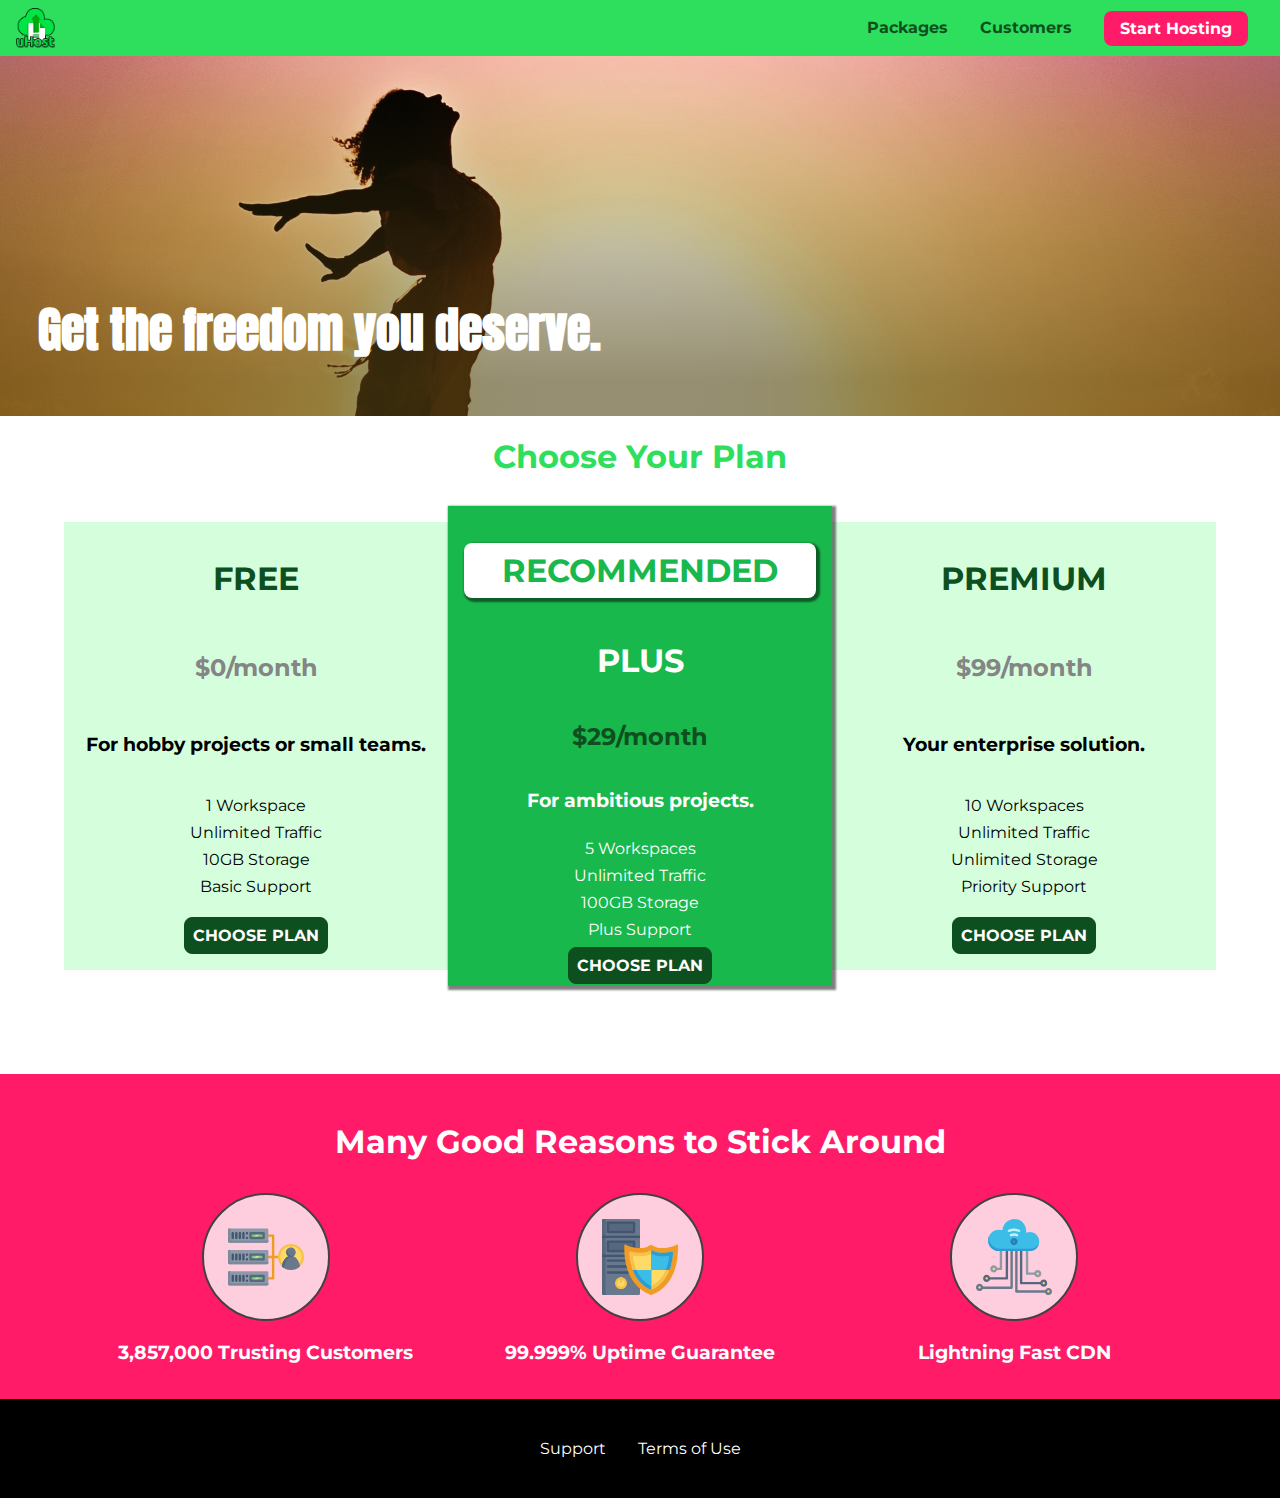
<file: 2.1 diving-deeper-01-project-introducing-the-box-model-starting-code.zip/index.html>
<!DOCTYPE html>
<html lang="en">

<head>
    <meta charset="UTF-8">
    <meta name="viewport" content="width=device-width, initial-scale=1.0">
    <meta http-equiv="X-UA-Compatible" content="ie=edge">
    <title>uHost</title>
    <link rel="shortcut icon" href="favicon.png">
    <link rel="stylesheet" href="shared.css">
    <link rel="stylesheet" href="main.css">
</head>

<body>
    <div class="backdrop"></div>
    <div class="modal">
        <h1 class="modal__title">Do you want to continue?</h1>
        <div class="modal__actions">
            <a href="start-hosting/index.html" class="modal__action">Yes!</a>
            <button class="modal__action modal__action--negative" type="button">No!</button>
        </div>
    </div>
    <header class="main-header">
        <div>
            <button class="toggle-button">
                <span class="toggle-button__bar"></span>
                <span class="toggle-button__bar"></span>
                <span class="toggle-button__bar"></span>
            </button>
            <a href="index.html" class="main-header__brand">
                <img src="images/uhost-icon.png" alt="uHost - Your favorite hosting company">
            </a>
        </div>
        <nav class="main-nav">
            <ul class="main-nav__items">
                <li class="main-nav__item">
                    <a href="packages/index.html">Packages</a>
                </li>
                <li class="main-nav__item">
                    <a href="customers/index.html">Customers</a>
                </li>
                <li class="main-nav__item main-nav__item--cta">
                    <a href="start-hosting/index.html">Start Hosting</a>
                </li>
            </ul>
        </nav>
    </header>
    <nav class="mobile-nav">
        <ul class="mobile-nav__items">
            <li class="mobile-nav__item">
                <a href="packages/index.html">Packages</a>
            </li>
            <li class="mobile-nav__item">
                <a href="customers/index.html">Customers</a>
            </li>
            <li class="mobile-nav__item mobile-nav__item--cta">
                <a href="start-hosting/index.html">Start Hosting</a>
            </li>
        </ul>
    </nav>
    <main>
        <section id="product-overview">
            <h1>Get the freedom you deserve.</h1>
        </section>
        <section id="plans">
            <h1 class="section-title">Choose Your Plan</h1>
            <div class="plan__list">
                <article class="plan">
                    <h1 class="plan__title">FREE</h1>
                    <h2 class="plan__price">$0/month</h2>
                    <h3>For hobby projects or small teams.</h3>
                    <ul class="plan__features">
                        <li class="plan__feature">1 Workspace</li>
                        <li class="plan__feature">Unlimited Traffic</li>
                        <li class="plan__feature">10GB Storage</li>
                        <li class="plan__feature">Basic Support</li>
                    </ul>
                    <div>
                        <button class="button">CHOOSE PLAN</button>
                    </div>
                </article>
                <article class="plan plan--highlighted">
                    <h1 class="plan__annotation">RECOMMENDED</h1>
                    <h1 class="plan__title">PLUS</h1>
                    <h2 class="plan__price">$29/month</h2>
                    <h3>For ambitious projects.</h3>
                    <ul class="plan__features">
                        <li class="plan__feature">5 Workspaces</li>
                        <li class="plan__feature">Unlimited Traffic</li>
                        <li class="plan__feature">100GB Storage</li>
                        <li class="plan__feature">Plus Support</li>
                    </ul>
                    <div>
                        <button class="button">CHOOSE PLAN</button>
                    </div>
                </article>
                <article class="plan">
                    <h1 class="plan__title">PREMIUM</h1>
                    <h2 class="plan__price">$99/month</h2>
                    <h3>Your enterprise solution.</h3>
                    <ul class="plan__features">
                        <li class="plan__feature">10 Workspaces</li>
                        <li class="plan__feature">Unlimited Traffic</li>
                        <li class="plan__feature">Unlimited Storage</li>
                        <li class="plan__feature">Priority Support</li>
                    </ul>
                    <div>
                        <button class="button">CHOOSE PLAN</button>
                    </div>
                </article>
            </div>
        </section>
        <section id="key-features">
            <h1 class="section-title">Many Good Reasons to Stick Around</h1>
            <ul class="key-feature__list">
                <li class="key-feature">
                    <div class="key-feature__image">
                        <svg viewBox="0 0 512 512">
                            <path style="fill:#F09B24;" d="M344,248h-32V112c0-4.418-3.582-8-8-8h-40c-4.418,0-8,3.582-8,8s3.582,8,8,8h32v128h-32  c-4.418,0-8,3.582-8,8s3.582,8,8,8h32v128h-32c-4.418,0-8,3.582-8,8s3.582,8,8,8h40c4.418,0,8-3.582,8-8V264h32c4.418,0,8-3.582,8-8  S348.418,248,344,248z"
                            />
                            <path style="fill:#8E9AA9;" d="M264,64H8c-4.418,0-8,3.582-8,8v80c0,4.418,3.582,8,8,8h256c4.418,0,8-3.582,8-8V72  C272,67.582,268.418,64,264,64z"
                            />
                            <path style="fill:#7C899B;" d="M24,144c-4.418,0-8-3.582-8-8V64H8c-4.418,0-8,3.582-8,8v80c0,4.418,3.582,8,8,8h256  c4.418,0,8-3.582,8-8v-8H24z"
                            />
                            <rect x="152" y="96" style="fill:#B8E3A8;" width="88" height="32" />
                            <g>
                                <polygon style="fill:#7EC97D;" points="152,96 152,128 166,128 198,96  " />
                                <polygon style="fill:#7EC97D;" points="220,96 188,128 240,128 240,96  " />
                            </g>
                            <path style="fill:#56677E;" d="M240,136h-88c-4.418,0-8-3.582-8-8V96c0-4.418,3.582-8,8-8h88c4.418,0,8,3.582,8,8v32  C248,132.418,244.418,136,240,136z M160,120h72v-16h-72V120z"
                            />
                            <g>
                                <path style="fill:#435670;" d="M32,136c-4.418,0-8-3.582-8-8V96c0-4.418,3.582-8,8-8s8,3.582,8,8v32C40,132.418,36.418,136,32,136z   "
                                />
                                <path style="fill:#435670;" d="M56,136c-4.418,0-8-3.582-8-8V96c0-4.418,3.582-8,8-8s8,3.582,8,8v32C64,132.418,60.418,136,56,136z   "
                                />
                                <path style="fill:#435670;" d="M80,136c-4.418,0-8-3.582-8-8V96c0-4.418,3.582-8,8-8s8,3.582,8,8v32C88,132.418,84.418,136,80,136z   "
                                />
                                <path style="fill:#435670;" d="M104,136c-4.418,0-8-3.582-8-8V96c0-4.418,3.582-8,8-8s8,3.582,8,8v32   C112,132.418,108.418,136,104,136z"
                                />
                                <path style="fill:#435670;" d="M128,105c-4.418,0-8-3.582-8-8v-1c0-4.418,3.582-8,8-8s8,3.582,8,8v1   C136,101.418,132.418,105,128,105z"
                                />
                                <path style="fill:#435670;" d="M128,136c-4.418,0-8-3.582-8-8v-1c0-4.418,3.582-8,8-8s8,3.582,8,8v1   C136,132.418,132.418,136,128,136z"
                                />
                            </g>
                            <path style="fill:#8E9AA9;" d="M264,208H8c-4.418,0-8,3.582-8,8v80c0,4.418,3.582,8,8,8h256c4.418,0,8-3.582,8-8v-80  C272,211.582,268.418,208,264,208z"
                            />
                            <path style="fill:#7C899B;" d="M24,288c-4.418,0-8-3.582-8-8v-72H8c-4.418,0-8,3.582-8,8v80c0,4.418,3.582,8,8,8h256  c4.418,0,8-3.582,8-8v-8H24z"
                            />
                            <rect x="152" y="240" style="fill:#B8E3A8;" width="88" height="32" />
                            <g>
                                <polygon style="fill:#7EC97D;" points="152,240 152,272 166,272 198,240  " />
                                <polygon style="fill:#7EC97D;" points="220,240 188,272 240,272 240,240  " />
                            </g>
                            <path style="fill:#56677E;" d="M240,280h-88c-4.418,0-8-3.582-8-8v-32c0-4.418,3.582-8,8-8h88c4.418,0,8,3.582,8,8v32  C248,276.418,244.418,280,240,280z M160,264h72v-16h-72V264z"
                            />
                            <g>
                                <path style="fill:#435670;" d="M32,280c-4.418,0-8-3.582-8-8v-32c0-4.418,3.582-8,8-8s8,3.582,8,8v32C40,276.418,36.418,280,32,280   z"
                                />
                                <path style="fill:#435670;" d="M56,280c-4.418,0-8-3.582-8-8v-32c0-4.418,3.582-8,8-8s8,3.582,8,8v32C64,276.418,60.418,280,56,280   z"
                                />
                                <path style="fill:#435670;" d="M80,280c-4.418,0-8-3.582-8-8v-32c0-4.418,3.582-8,8-8s8,3.582,8,8v32C88,276.418,84.418,280,80,280   z"
                                />
                                <path style="fill:#435670;" d="M104,280c-4.418,0-8-3.582-8-8v-32c0-4.418,3.582-8,8-8s8,3.582,8,8v32   C112,276.418,108.418,280,104,280z"
                                />
                                <path style="fill:#435670;" d="M128,249c-4.418,0-8-3.582-8-8v-1c0-4.418,3.582-8,8-8s8,3.582,8,8v1   C136,245.418,132.418,249,128,249z"
                                />
                                <path style="fill:#435670;" d="M128,280c-4.418,0-8-3.582-8-8v-1c0-4.418,3.582-8,8-8s8,3.582,8,8v1   C136,276.418,132.418,280,128,280z"
                                />
                            </g>
                            <path style="fill:#8E9AA9;" d="M264,352H8c-4.418,0-8,3.582-8,8v80c0,4.418,3.582,8,8,8h256c4.418,0,8-3.582,8-8v-80  C272,355.582,268.418,352,264,352z"
                            />
                            <path style="fill:#7C899B;" d="M24,432c-4.418,0-8-3.582-8-8v-72H8c-4.418,0-8,3.582-8,8v80c0,4.418,3.582,8,8,8h256  c4.418,0,8-3.582,8-8v-8H24z"
                            />
                            <rect x="152" y="384" style="fill:#B8E3A8;" width="88" height="32" />
                            <g>
                                <polygon style="fill:#7EC97D;" points="152,384 152,416 166,416 198,384  " />
                                <polygon style="fill:#7EC97D;" points="220,384 188,416 240,416 240,384  " />
                            </g>
                            <path style="fill:#56677E;" d="M240,424h-88c-4.418,0-8-3.582-8-8v-32c0-4.418,3.582-8,8-8h88c4.418,0,8,3.582,8,8v32  C248,420.418,244.418,424,240,424z M160,408h72v-16h-72V408z"
                            />
                            <g>
                                <path style="fill:#435670;" d="M32,424c-4.418,0-8-3.582-8-8v-32c0-4.418,3.582-8,8-8s8,3.582,8,8v32C40,420.418,36.418,424,32,424   z"
                                />
                                <path style="fill:#435670;" d="M56,424c-4.418,0-8-3.582-8-8v-32c0-4.418,3.582-8,8-8s8,3.582,8,8v32C64,420.418,60.418,424,56,424   z"
                                />
                                <path style="fill:#435670;" d="M80,424c-4.418,0-8-3.582-8-8v-32c0-4.418,3.582-8,8-8s8,3.582,8,8v32C88,420.418,84.418,424,80,424   z"
                                />
                                <path style="fill:#435670;" d="M104,424c-4.418,0-8-3.582-8-8v-32c0-4.418,3.582-8,8-8s8,3.582,8,8v32   C112,420.418,108.418,424,104,424z"
                                />
                                <path style="fill:#435670;" d="M128,393c-4.418,0-8-3.582-8-8v-1c0-4.418,3.582-8,8-8s8,3.582,8,8v1   C136,389.418,132.418,393,128,393z"
                                />
                                <path style="fill:#435670;" d="M128,424c-4.418,0-8-3.582-8-8v-1c0-4.418,3.582-8,8-8s8,3.582,8,8v1   C136,420.418,132.418,424,128,424z"
                                />
                            </g>
                            <path style="fill:#F7C14D;" d="M424,168c-48.523,0-88,39.477-88,88s39.477,88,88,88s88-39.477,88-88S472.523,168,424,168z" />
                            <path style="fill:#FFDB66;" d="M424,184c-39.701,0-72,32.299-72,72s32.299,72,72,72s72-32.299,72-72S463.701,184,424,184z" />
                            <path style="fill:#69788D;" d="M484.893,314.16C476.393,274.588,451.922,248,424,248s-52.393,26.588-60.893,66.16  c-0.605,2.82,0.354,5.749,2.511,7.664C381.731,336.124,402.465,344,424,344s42.269-7.876,58.381-22.176  C484.539,319.909,485.498,316.98,484.893,314.16z"
                            />
                            <path style="fill:#56677E;" d="M434.053,249.171C430.768,248.403,427.411,248,424,248c-27.922,0-52.393,26.588-60.893,66.16  c-0.605,2.82,0.354,5.749,2.511,7.664c3.383,3.002,6.979,5.703,10.734,8.125C384.904,286.243,407.373,255.378,434.053,249.171z"
                            />
                            <path style="fill:#69788D;" d="M424,192c-17.645,0-32,14.355-32,32s14.355,32,32,32s32-14.355,32-32S441.645,192,424,192z" />
                            <path style="fill:#56677E;" d="M432,248c-17.645,0-32-14.355-32-32c0-6.783,2.128-13.076,5.742-18.258  C397.444,203.53,392,213.138,392,224c0,17.645,14.355,32,32,32c10.862,0,20.471-5.444,26.258-13.742  C445.076,245.872,438.783,248,432,248z"
                            />

                        </svg>
                    </div>
                    <p class="key-feature__description">3,857,000 Trusting Customers</p>
                </li>
                <li class="key-feature">
                    <div class="key-feature__image">
                        <svg viewBox="0 0 512 512">
                            <path style="fill:#69788D;" d="M248,0H8C3.582,0,0,3.582,0,8v496c0,4.418,3.582,8,8,8h240c4.418,0,8-3.582,8-8V8  C256,3.582,252.418,0,248,0z"
                            />
                            <path style="fill:#56677E;" d="M24,504V8c0-4.418,3.582-8,8-8H8C3.582,0,0,3.582,0,8v496c0,4.418,3.582,8,8,8h24  C27.582,512,24,508.418,24,504z"
                            />
                            <g>
                                <rect x="0" y="112" style="fill:#435670;" width="256" height="16" />
                                <rect x="0" y="240" style="fill:#435670;" width="256" height="16" />
                            </g>
                            <path style="fill:#F7C14D;" d="M128,392c-22.056,0-40,17.944-40,40s17.944,40,40,40s40-17.944,40-40S150.056,392,128,392z" />
                            <path style="fill:#FFDB66;" d="M128,408c-13.233,0-24,10.767-24,24s10.767,24,24,24s24-10.767,24-24S141.233,408,128,408z" />
                            <path style="fill:#F7C14D;" d="M128,392c-2.739,0-5.414,0.278-8,0.805V424c0,4.418,3.582,8,8,8c4.418,0,8-3.582,8-8v-31.195  C133.414,392.278,130.739,392,128,392z"
                            />
                            <g>
                                <path style="fill:#435670;" d="M216,288H40c-4.418,0-8-3.582-8-8s3.582-8,8-8h176c4.418,0,8,3.582,8,8S220.418,288,216,288z"
                                />
                                <path style="fill:#435670;" d="M216,328H40c-4.418,0-8-3.582-8-8s3.582-8,8-8h176c4.418,0,8,3.582,8,8S220.418,328,216,328z"
                                />
                                <path style="fill:#435670;" d="M216,368H40c-4.418,0-8-3.582-8-8s3.582-8,8-8h176c4.418,0,8,3.582,8,8S220.418,368,216,368z"
                                />
                                <path style="fill:#435670;" d="M216,16H40c-4.418,0-8,3.582-8,8v64c0,4.418,3.582,8,8,8h176c4.418,0,8-3.582,8-8V24   C224,19.582,220.418,16,216,16z"
                                />
                            </g>
                            <rect x="48" y="32" style="fill:#56677E;" width="160" height="48" />
                            <path style="fill:#435670;" d="M216,144H40c-4.418,0-8,3.582-8,8v64c0,4.418,3.582,8,8,8h176c4.418,0,8-3.582,8-8v-64  C224,147.582,220.418,144,216,144z"
                            />
                            <rect x="48" y="160" style="fill:#56677E;" width="160" height="48" />
                            <path style="fill:#F09B24;" d="M511.747,180.237c-0.194-6.537-8.107-10.107-13.135-5.894c-5.6,4.693-42.904,21.282-98.514,21.282  c-33.45,0-64.625-20.999-64.929-21.206c-2.9-1.991-6.764-1.85-9.512,0.346c-2.677,2.135-27.201,20.86-63.793,20.86  c-55.607,0-92.914-16.589-98.515-21.282c-5.028-4.211-12.941-0.645-13.135,5.894c-1.634,54.834,4.655,105.941,18.693,151.903  c12.096,39.604,29.759,74.047,52.497,102.373c27.538,34.304,62.743,59.882,104.66,76.045c3.069,1.918,6.757,1.921,9.83,0  c41.917-16.163,77.122-41.741,104.66-76.045c22.738-28.326,40.401-62.77,52.497-102.373  C507.092,286.179,513.381,235.071,511.747,180.237z"
                            />
                            <path style="fill:#F7C14D;" d="M476.21,221.226c-1.953-1.631-4.568-2.235-7.036-1.628c-21.686,5.327-44.926,8.028-69.075,8.028  c-25.926,0-49.633-8.975-64.955-16.504c-2.307-1.134-5.016-1.091-7.284,0.116c-14.059,7.477-36.919,16.388-65.994,16.388  c-24.153,0-47.394-2.701-69.075-8.028c-5.155-1.268-10.221,2.966-9.894,8.261c2.077,33.693,7.668,65.635,16.616,94.935  c22.774,74.565,66.139,126.334,128.888,153.868c2.032,0.891,4.397,0.891,6.43,0c61.777-27.107,104.716-78.876,127.62-153.868  c8.948-29.3,14.539-61.241,16.616-94.935C479.224,225.319,478.163,222.856,476.21,221.226z"
                            />
                            <path style="fill:#FFDB66;" d="M331.609,451.727c-52.604-25.289-89.304-70.987-109.144-135.944  c-6.532-21.39-11.162-44.336-13.82-68.447c17.133,2.852,34.952,4.291,53.22,4.291c29.394,0,53.376-7.793,69.978-15.561  c17.44,7.736,41.656,15.561,68.256,15.561c18.267,0,36.085-1.439,53.219-4.291c-2.659,24.112-7.288,47.06-13.82,68.448  C419.545,381.108,383.27,426.805,331.609,451.727z"
                            />
                            <g>
                                <path style="fill:#2C9DD4;" d="M479.066,227.858c0.157-2.539-0.903-5.002-2.856-6.633s-4.568-2.235-7.036-1.628   c-21.686,5.327-44.926,8.028-69.075,8.028c-25.926,0-49.633-8.975-64.955-16.504c-1.057-0.52-2.2-0.78-3.345-0.806l-0.072,133.351   h123.601c2.556-6.746,4.933-13.702,7.123-20.874C471.398,293.493,476.989,261.552,479.066,227.858z"
                                />
                                <path style="fill:#2C9DD4;" d="M206.658,343.667c24.153,63.42,65.028,108.108,121.743,132.995c1.031,0.452,2.147,0.673,3.263,0.666   l0.063-133.661H206.658z"
                                />
                            </g>
                            <g>
                                <path style="fill:#3CBDE8;" d="M439.497,315.783c6.532-21.389,11.161-44.336,13.82-68.448c-17.134,2.852-34.952,4.291-53.219,4.291   c-26.6,0-50.815-7.824-68.256-15.561l-0.116,107.601h97.758C433.179,334.807,436.524,325.518,439.497,315.783z"
                                />
                                <path style="fill:#3CBDE8;" d="M232.523,343.667c21.144,50.298,54.363,86.56,99.087,108.06l0.117-108.06H232.523z" />
                            </g>
                        </svg>
                    </div>
                    <p class="key-feature__description">99.999% Uptime Guarantee</p>
                </li>
                <li class="key-feature">
                    <div class="key-feature__image">
                        <svg viewBox="0 0 512 512">
                            <path style="fill:#8E9AA9;" d="M168,200c-4.418,0-8,3.582-8,8v120h-17.376c-3.302-9.311-12.194-16-22.624-16  c-13.234,0-24,10.767-24,24s10.766,24,24,24c10.429,0,19.321-6.689,22.624-16H168c4.418,0,8-3.582,8-8V208  C176,203.582,172.418,200,168,200z"
                            />
                            <path style="fill:#FFDB66;" d="M120,328c-4.411,0-8,3.589-8,8s3.589,8,8,8s8-3.589,8-8S124.411,328,120,328z" />
                            <path style="fill:#56677E;" d="M208,200c-4.418,0-8,3.582-8,8v184H94.624C91.322,382.689,82.43,376,72,376  c-13.234,0-24,10.767-24,24s10.766,24,24,24c10.429,0,19.321-6.689,22.624-16H208c4.418,0,8-3.582,8-8V208  C216,203.582,212.418,200,208,200z"
                            />
                            <path style="fill:#FFDB66;" d="M72,392c-4.411,0-8,3.589-8,8s3.589,8,8,8s8-3.589,8-8S76.411,392,72,392z" />
                            <path style="fill:#69788D;" d="M240,208c-4.418,0-8,3.582-8,8v239H47.24c-2.671-10.34-12.078-18-23.24-18c-13.234,0-24,10.767-24,24  s10.766,24,24,24c9.666,0,18.009-5.747,21.809-14H240c4.418,0,8-3.582,8-8V216C248,211.582,244.418,208,240,208z"
                            />
                            <path style="fill:#FFDB66;" d="M24,453c-4.411,0-8,3.589-8,8s3.589,8,8,8s8-3.589,8-8S28.411,453,24,453z" />
                            <path style="fill:#69788D;" d="M488,464c-10.429,0-19.321,6.689-22.624,16H280V208c0-4.418-3.582-8-8-8s-8,3.582-8,8v280  c0,4.418,3.582,8,8,8h193.376c3.302,9.311,12.194,16,22.624,16c13.234,0,24-10.767,24-24S501.234,464,488,464z"
                            />
                            <path style="fill:#FFDB66;" d="M488,480c-4.411,0-8,3.589-8,8s3.589,8,8,8s8-3.589,8-8S492.411,480,488,480z" />
                            <path style="fill:#56677E;" d="M456,408c-10.429,0-19.321,6.689-22.624,16H312V208c0-4.418-3.582-8-8-8s-8,3.582-8,8v224  c0,4.418,3.582,8,8,8h129.376c3.302,9.311,12.194,16,22.624,16c13.234,0,24-10.767,24-24S469.234,408,456,408z"
                            />
                            <path style="fill:#FFDB66;" d="M456,424c-4.411,0-8,3.589-8,8s3.589,8,8,8s8-3.589,8-8S460.411,424,456,424z" />
                            <path style="fill:#8E9AA9;" d="M416,344c-10.429,0-19.321,6.689-22.624,16H352V208c0-4.418-3.582-8-8-8s-8,3.582-8,8v160  c0,4.418,3.582,8,8,8h49.376c3.302,9.311,12.194,16,22.624,16c13.234,0,24-10.767,24-24S429.234,344,416,344z"
                            />
                            <path style="fill:#FFDB66;" d="M416,360c-4.411,0-8,3.589-8,8s3.589,8,8,8s8-3.589,8-8S420.411,360,416,360z" />
                            <path style="fill:#3CBDE8;" d="M362,88c-8.741,0-17.231,1.751-25.06,5.085C337.646,88.797,338,84.43,338,80  c0-44.112-35.888-80-80-80c-42.823,0-77.895,33.816-79.909,76.149C170.393,73.415,162.244,72,154,72c-39.701,0-72,32.299-72,72  s32.299,72,72,72h208c35.29,0,64-28.71,64-64S397.29,88,362,88z"
                            />
                            <path style="fill:#2C9DD4;" d="M368,200H160c-39.701,0-72-32.299-72-72c0-5.863,0.721-11.559,2.05-17.019  C84.918,120.88,82,132.102,82,144c0,39.701,32.299,72,72,72h208c30.389,0,55.88-21.296,62.379-49.743  C413.565,186.327,392.352,200,368,200z"
                            />
                            <path style="fill:#2A7DB5;" d="M256,128c-13.234,0-24,10.767-24,24s10.766,24,24,24c13.233,0,24-10.767,24-24S269.233,128,256,128z"
                            />
                            <path style="fill:#2C9DD4;" d="M256,144c-4.411,0-8,3.589-8,8s3.589,8,8,8c4.411,0,8-3.589,8-8S260.411,144,256,144z" />
                            <g>
                                <path style="fill:#C5F1FA;" d="M221.755,87.695c-2.994,0-5.864-1.688-7.233-4.572c-1.894-3.991-0.194-8.763,3.798-10.657   C230.157,66.849,242.834,64,256,64c13.166,0,25.844,2.849,37.68,8.466c3.992,1.895,5.692,6.666,3.798,10.657   s-6.666,5.692-10.657,3.798C277.144,82.328,266.774,80,256,80c-10.774,0-21.144,2.328-30.821,6.921   C224.072,87.446,222.904,87.695,221.755,87.695z"
                                />
                                <path style="fill:#C5F1FA;" d="M276.545,116.618c-1.148,0-2.316-0.249-3.424-0.774C267.745,113.293,261.985,112,256,112   c-5.985,0-11.745,1.293-17.121,3.844c-3.991,1.895-8.763,0.192-10.657-3.798c-1.894-3.992-0.193-8.764,3.798-10.657   C239.557,97.813,247.625,96,256,96c8.376,0,16.444,1.813,23.98,5.389c3.991,1.894,5.692,6.665,3.798,10.657   C282.41,114.93,279.539,116.618,276.545,116.618z"
                                />
                            </g>

                        </svg>
                    </div>
                    <p class="key-feature__description">Lightning Fast CDN</p>
                </li>
            </ul>
        </section>
    </main>
    <footer class="main-footer">
        <nav>
            <ul class="main-footer__links">
                <li class="main-footer__link">
                    <a href="#">Support</a>
                </li>
                <li class="main-footer__link">
                    <a href="#">Terms of Use</a>
                </li>
            </ul>
        </nav>
    </footer>
    <script src="shared.js"></script>
</body>

</html>
</file>
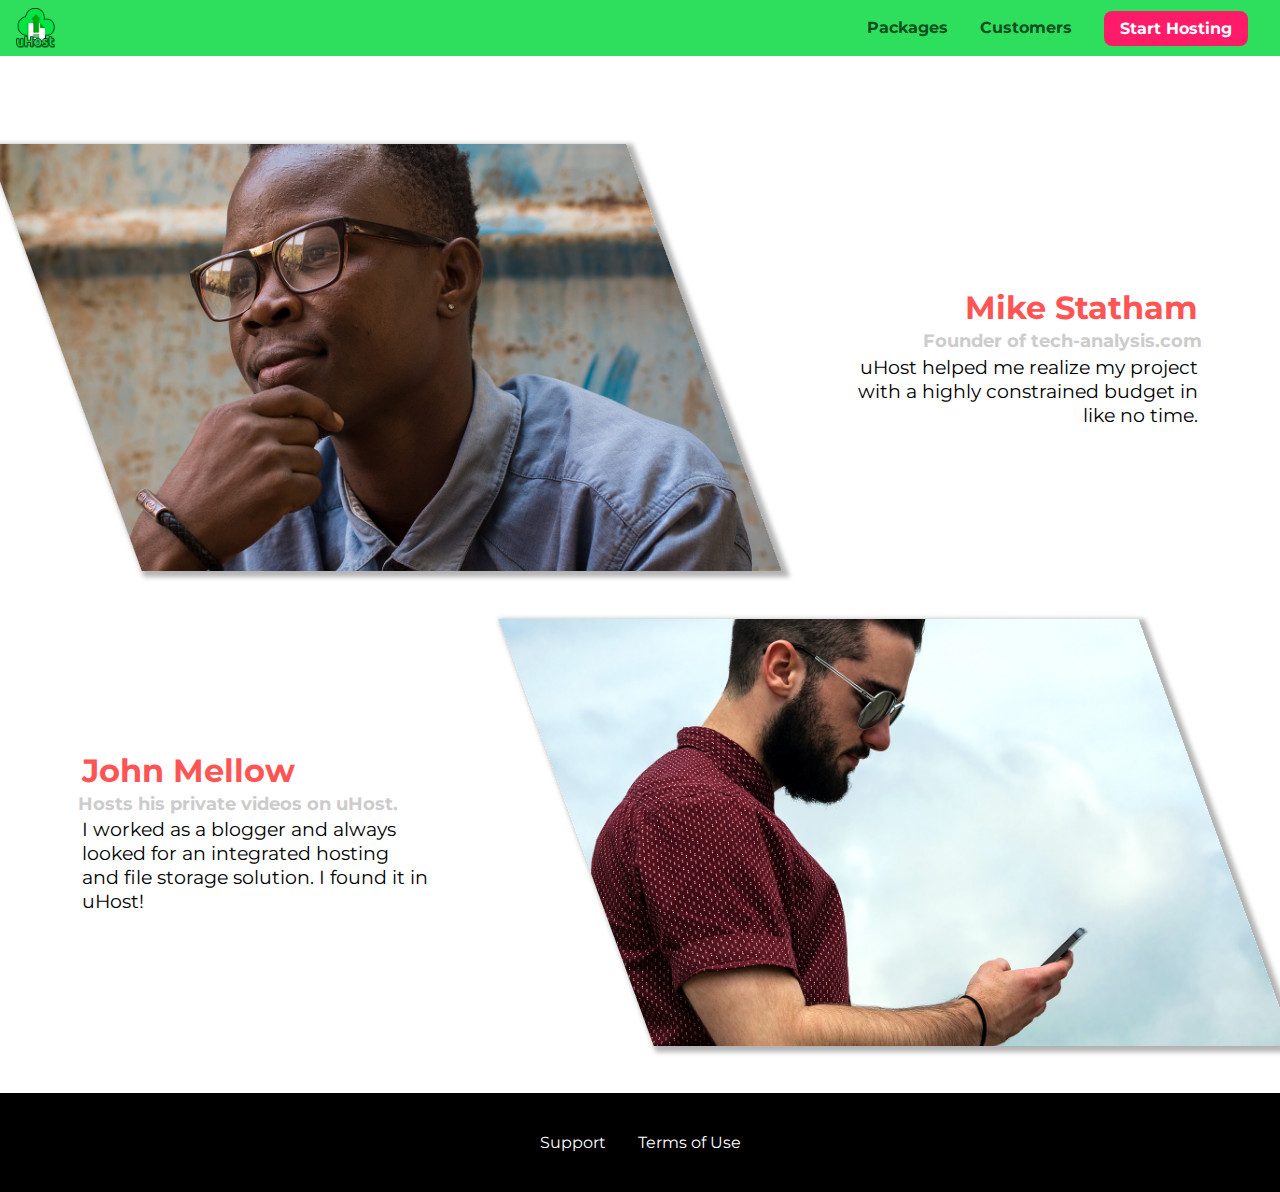
<file: 2.1 diving-deeper-01-project-introducing-the-box-model-starting-code.zip/customers/index.html>
<!DOCTYPE html>
<html lang="en">

<head>
    <meta charset="UTF-8">
    <meta name="viewport" content="width=device-width, initial-scale=1.0">
    <meta http-equiv="X-UA-Compatible" content="ie=edge">
    <title>uHost Customers</title>
    <link rel="shortcut icon" href="../favicon.png">
    <link rel="stylesheet" href="../shared.css">
    <link rel="stylesheet" href="customers.css">
</head>

<body>
    <div class="backdrop"></div>
    <header class="main-header">
        <div>
            <button class="toggle-button">
                <span class="toggle-button__bar"></span>
                <span class="toggle-button__bar"></span>
                <span class="toggle-button__bar"></span>
            </button>
            <a href="../index.html" class="main-header__brand">
                <img src="../images/uhost-icon.png" alt="uHost - Your favorite hosting company">
            </a>
        </div>
        <nav class="main-nav">
            <ul class="main-nav__items">
                <li class="main-nav__item">
                    <a href="../packages/index.html">Packages</a>
                </li>
                <li class="main-nav__item">
                    <a href="index.html">Customers</a>
                </li>
                <li class="main-nav__item main-nav__item--cta">
                    <a href="../start-hosting/index.html">Start Hosting</a>
                </li>
            </ul>
        </nav>
    </header>
    <nav class="mobile-nav">
        <ul class="mobile-nav__items">
            <li class="mobile-nav__item">
                <a href="../packages/index.html">Packages</a>
            </li>
            <li class="mobile-nav__item">
                <a href="index.html">Customers</a>
            </li>
            <li class="mobile-nav__item mobile-nav__item--cta">
                <a href="../start-hosting/index.html">Start Hosting</a>
            </li>
        </ul>
    </nav>
    <main>
        <div>
            <div class="testimonial" id="customer-1">
                <div class="testimonial__image-container">
                    <img src="../images/customer-1.jpg" alt="Mike Statham - Customer" class="testimonial__image">
                </div>
                <div class="testimonial__info">
                    <h1 class="testimonial__name">Mike Statham</h1>
                    <h2 class="testimonial__subtitle">Founder of
                        <a href="tech-analysis.com">tech-analysis.com</a>
                    </h2>
                    <p class="testimonial__text">uHost helped me realize my project with a highly constrained budget in like no time.</p>
                </div>
            </div>
            <div class="testimonial" id="customer-2">

                <div class="testimonial__info">
                    <h1 class="testimonial__name">John Mellow</h1>
                    <h2 class="testimonial__subtitle">Hosts his private videos on uHost.
                    </h2>
                    <p class="testimonial__text">I worked as a blogger and always looked for an integrated hosting and file storage solution. I found
                        it in uHost!
                    </p>
                </div>
                <div class="testimonial__image-container">
                    <img src="../images/customer-2.jpg" alt="John Mellow - Customer" class="testimonial__image">
                </div>
            </div>
        </div>
    </main>
    <footer class="main-footer">
        <nav>
            <ul class="main-footer__links">
                <li class="main-footer__link">
                    <a href="#">Support</a>
                </li>
                <li class="main-footer__link">
                    <a href="#">Terms of Use</a>
                </li>
            </ul>
        </nav>
    </footer>
    <script src="../shared.js"></script>
</body>

</html>
</file>
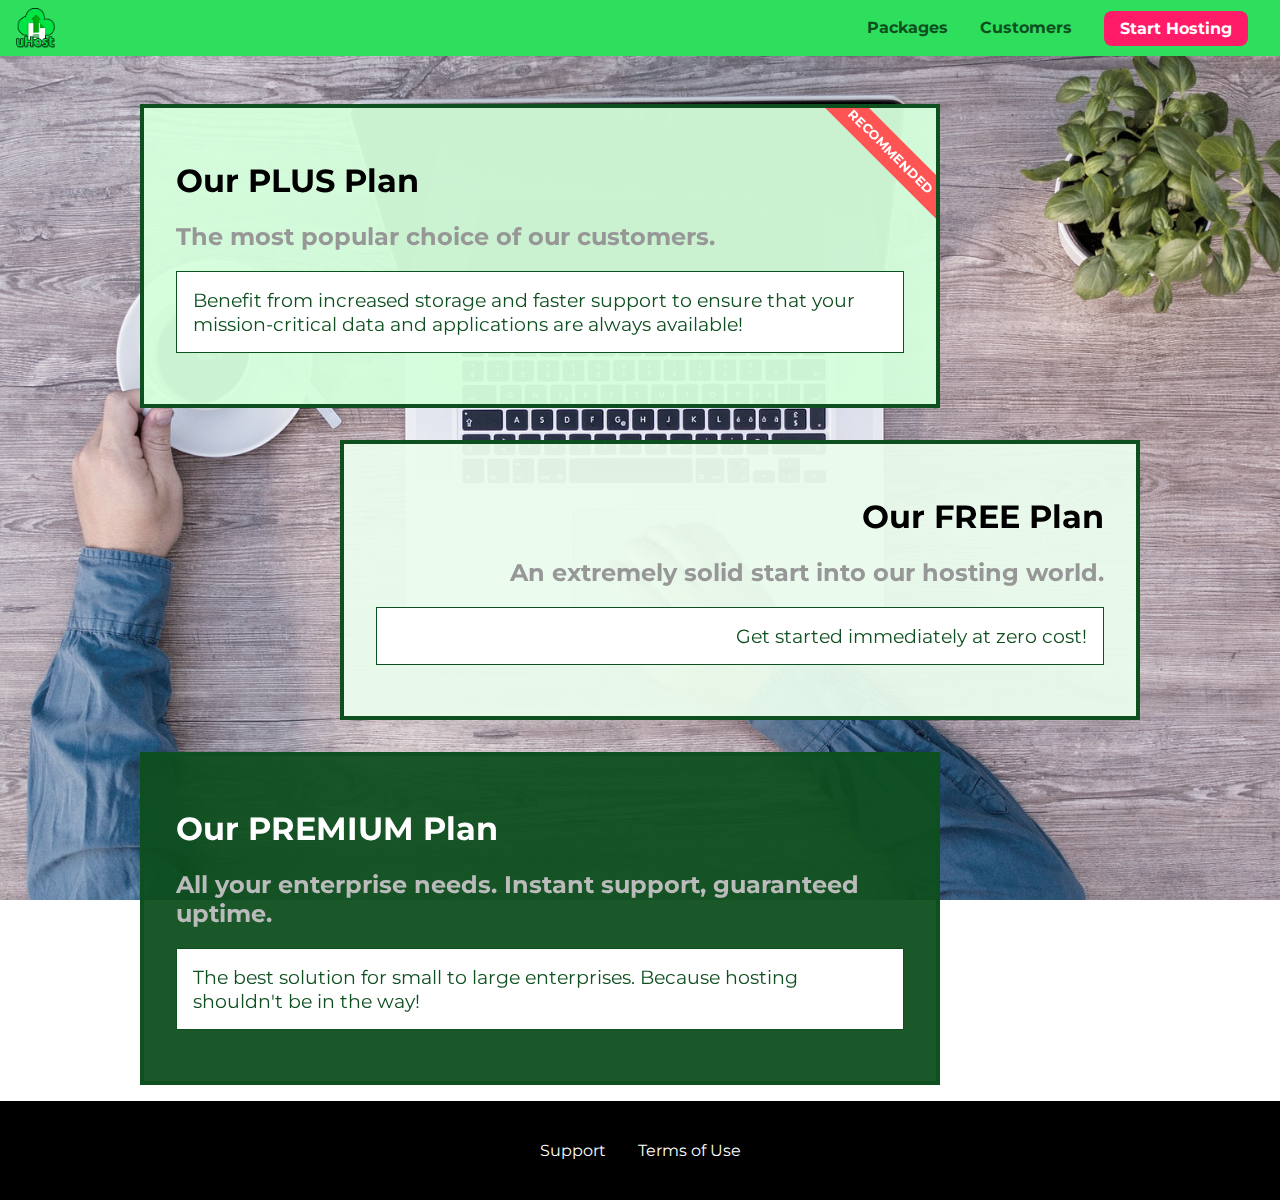
<file: 2.1 diving-deeper-01-project-introducing-the-box-model-starting-code.zip/packages/index.html>
<!DOCTYPE html>
<html lang="en">

<head>
    <meta charset="UTF-8">
    <meta name="viewport" content="width=device-width, initial-scale=1.0">
    <meta http-equiv="X-UA-Compatible" content="ie=edge">
    <title>uHost</title>
    <link rel="shortcut icon" href="../favicon.png">
    <link rel="stylesheet" href="../shared.css">
    <link rel="stylesheet" href="packages.css">
</head>

<body>
    <div class="backdrop"></div>
    <div class="background"></div>
    <header class="main-header">
        <div>
            <button class="toggle-button">
                <span class="toggle-button__bar"></span>
                <span class="toggle-button__bar"></span>
                <span class="toggle-button__bar"></span>
            </button>
            <a href="../index.html" class="main-header__brand">
                <img src="../images/uhost-icon.png" alt="uHost - Your favorite hosting company">
            </a>
        </div>
        <nav class="main-nav">
            <ul class="main-nav__items">
                <li class="main-nav__item">
                    <a href="index.html">Packages</a>
                </li>
                <li class="main-nav__item">
                    <a href="../customers/index.html">Customers</a>
                </li>
                <li class="main-nav__item main-nav__item--cta">
                    <a href="../start-hosting/index.html">Start Hosting</a>
                </li>
            </ul>
        </nav>
    </header>
    <nav class="mobile-nav">
        <ul class="mobile-nav__items">
            <li class="mobile-nav__item">
                <a href="index.html">Packages</a>
            </li>
            <li class="mobile-nav__item">
                <a href="../customers/index.html">Customers</a>
            </li>
            <li class="mobile-nav__item mobile-nav__item--cta">
                <a href="../start-hosting/index.html">Start Hosting</a>
            </li>
        </ul>
    </nav>
    <main>
        <section class="package" id="plus">
            <a href="#">
                <h1 class="package__title">Our PLUS Plan</h1>
                <h2 class="package__badge">RECOMMENDED</h2>
                <h2 class="package__subtitle">The most popular choice of our customers.</h2>
                <p class="package__info">Benefit from increased storage and faster support to ensure that your mission-critical data and applications
                    are always available!</p>
            </a>
        </section>
        <section class="package" id="free">
            <a href="#">
                <h1 class="package__title">Our FREE Plan</h1>
                <h2 class="package__subtitle">An extremely solid start into our hosting world.</h2>
                <p class="package__info">Get started immediately at zero cost!</p>
            </a>
        </section>
        <div class="clearfix"></div>
        <section class="package" id="premium">
            <a href="#">
                <h1 class="package__title">Our PREMIUM Plan</h1>
                <h2 class="package__subtitle">All your enterprise needs. Instant support, guaranteed uptime. </h2>
                <p class="package__info">The best solution for small to large enterprises. Because hosting shouldn't be in the way!</p>
            </a>
        </section>
    </main>
    <footer class="main-footer">
        <nav>
            <ul class="main-footer__links">
                <li class="main-footer__link">
                    <a href="#">Support</a>
                </li>
                <li class="main-footer__link">
                    <a href="#">Terms of Use</a>
                </li>
            </ul>
        </nav>
    </footer>
    <script src="../shared.js"></script>
</body>

</html>
</file>
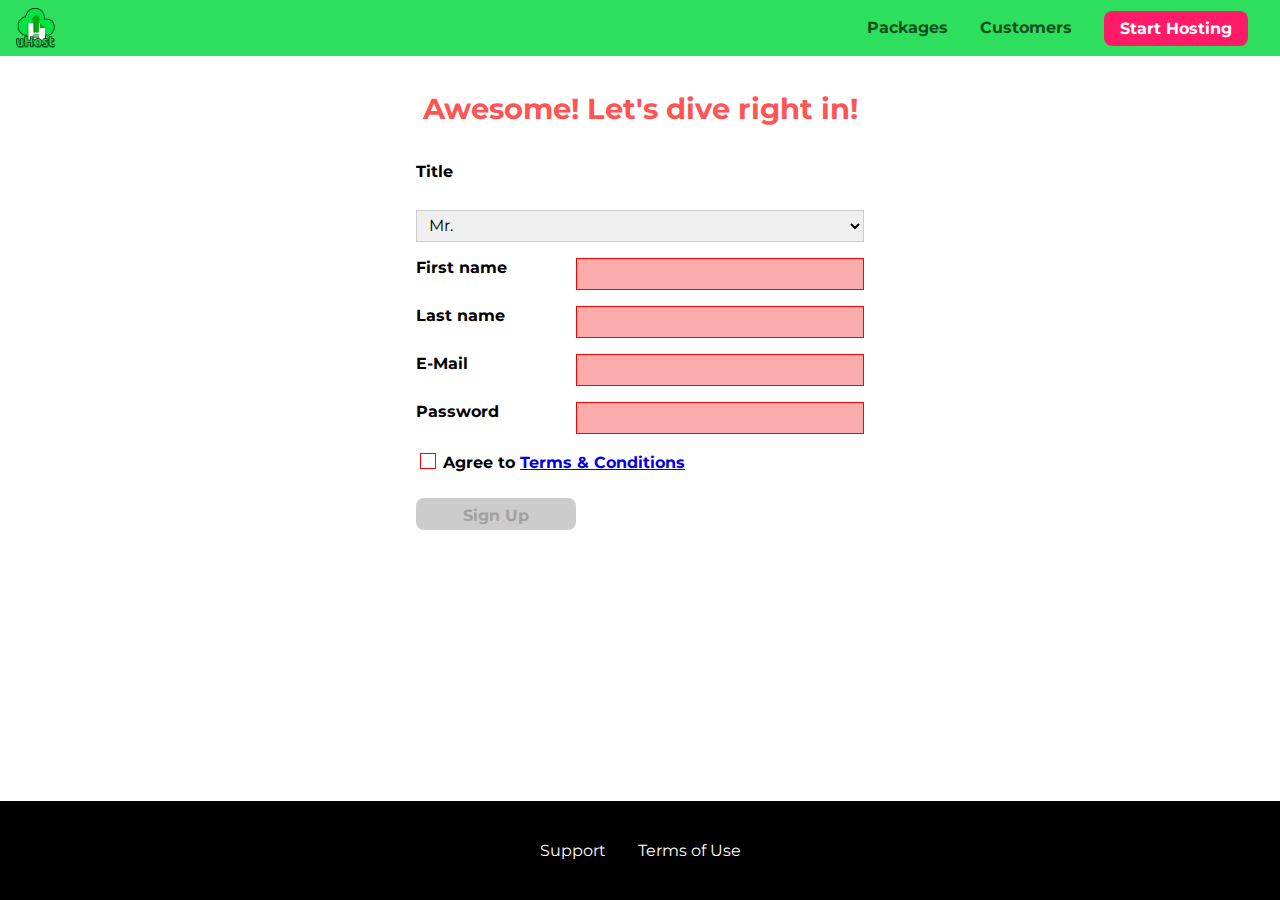
<file: 2.1 diving-deeper-01-project-introducing-the-box-model-starting-code.zip/start-hosting/index.html>
<!DOCTYPE html>
<html lang="en">

<head>
    <meta charset="UTF-8">
    <meta name="viewport" content="width=device-width, initial-scale=1.0">
    <meta http-equiv="X-UA-Compatible" content="ie=edge">
    <title>uHost Signup</title>
    <link rel="shortcut icon" href="../favicon.png">
    <link rel="stylesheet" href="../shared.css">
    <link rel="stylesheet" href="start-hosting.css">
</head>

<body>
    <div class="backdrop"></div>
    <header class="main-header">
        <div>
            <button class="toggle-button">
                <span class="toggle-button__bar"></span>
                <span class="toggle-button__bar"></span>
                <span class="toggle-button__bar"></span>
            </button>
            <a href="../index.html" class="main-header__brand">
                <img src="../images/uhost-icon.png" alt="uHost - Your favorite hosting company">
            </a>
        </div>
        <nav class="main-nav">
            <ul class="main-nav__items">
                <li class="main-nav__item">
                    <a href="../packages/index.html">Packages</a>
                </li>
                <li class="main-nav__item">
                    <a href="../customers/index.html">Customers</a>
                </li>
                <li class="main-nav__item main-nav__item--cta">
                    <a href="index.html">Start Hosting</a>
                </li>
            </ul>
        </nav>
    </header>
    <nav class="mobile-nav">
        <ul class="mobile-nav__items">
            <li class="mobile-nav__item">
                <a href="../packages/index.html">Packages</a>
            </li>
            <li class="mobile-nav__item">
                <a href="../customers/index.html">Customers</a>
            </li>
            <li class="mobile-nav__item mobile-nav__item--cta">
                <a href="index.html">Start Hosting</a>
            </li>
        </ul>
    </nav>
    <main class="signup-page">
        <h1 class="signup-title">Awesome! Let's dive right in!</h1>
        <form action="index.html" class="signup-form">
            <label for="title">Title</label>
            <select id="title">
                <option value="mr">Mr.</option>
                <option value="ms">Ms.</option>
            </select>
            <label for="first-name">First name</label>
            <input type="text" id="first-name" required>
            <label for="last-name">Last name</label>
            <input type="text" id="last-name" required>
            <label for="email">E-Mail</label>
            <input type="email" id="email" required>
            <label for="password">Password</label>
            <input type="password" id="password" required>
            <div class="signup-form__checkbox">
                <input type="checkbox" id="agree-terms" required>
                <label for="agree-terms">Agree to
                    <a href="#">Terms &amp; Conditions</a>
                </label>
            </div>
            <button type="submit" disabled class="button">Sign Up</button>
        </form>
    </main>
    <footer class="main-footer">
        <nav>
            <ul class="main-footer__links">
                <li class="main-footer__link">
                    <a href="#">Support</a>
                </li>
                <li class="main-footer__link">
                    <a href="#">Terms of Use</a>
                </li>
            </ul>
        </nav>
    </footer>
    <script src="../shared.js"></script>
</body>

</html>
</file>
<file: 2.1 diving-deeper-01-project-introducing-the-box-model-starting-code.zip/shared.css>
@import url('https://fonts.googleapis.com/css?family=Anton|Montserrat:400,700|AnonymousPro:700');

* {
    box-sizing: border-box;
}

body {
    font-family: 'Montserrat', sans-serif;
    margin: 0;
    display: grid;
    height: 100vh;
    grid-template-rows: 3.5rem auto fit-content(8rem);
    grid-template-areas: "header"
                         "main"
                         "footer";
}

main {
    grid-area: main;
}

.backdrop {
    position: fixed;
    display: none;
    top: 0;
    left: 0;
    z-index: 100;
    width: 100vw;
    height: 100vh;
    background: rgba(0,0,0,0.5);
}

.main-header {
    width: 100%;
    position: fixed;
    top: 0;
    left: 0;
    background: #2ddf5c;
    padding: 0.5rem 1rem;
    z-index: 60;
    display: flex;
    align-items: center;
    justify-content: space-between;
}

.toggle-button {
    width: 3rem;
    background: transparent;
    border: none;
    cursor: pointer;
    padding-top: 0;
    padding-bottom: 0;
    vertical-align: middle;
  }
  
  .toggle-button:focus {
    outline: none;
  }
  
  .toggle-button__bar {
    width: 100%;
    height: 0.2rem;
    background: black;
    display: block;
    margin: 0.6rem 0;
  }  

.main-header__brand {
    color: #0e4f1f;
    text-decoration: none;
    font-weight: bold;
    /* width: 20px; */
}

.main-header__brand img {
    height: 2.5rem;
    vertical-align: middle;
    /* width: 100%; */
}

.main-nav {
    display: none;
}

.main-nav__items {
    margin: 0;
    padding: 0;
    list-style: none;
    display: flex;
}

.main-nav__item {
    margin: 0 1rem;
}

.main-nav__item a,
.mobile-nav__item a {
    text-decoration: none;
    color: #0e4f1f;
    font-weight: bold;
    padding: 0.2rem 0;
}

.main-nav__item a:hover,
.main-nav__item a:active {
    color: white;
    border-bottom: 5px solid white;
}

.main-nav__item--cta {
    /* animation: wiggle 200ms 2s 8 none; */
}

.main-nav__item--cta a,
.mobile-nav__item--cta a {
    color: white;
    background: #ff1b68;
    padding: 0.5rem 1rem;
    border-radius: 8px;
}

.main-nav__item--cta a:hover,
.main-nav__item--cta a:active,
.mobile-nav__item--cta a:hover,
.mobile-nav__item--cta a:active {
    color: #ff1b68;
    background: white;
    border: none;
}

.main-footer {
    background: black;
    padding: 2rem;
    grid-area: footer;
}

.main-footer__links {
    list-style: none;
    margin: 0;
    padding: 0;
    display: flex;
    flex-direction: column;
    align-items: center;
}

.main-footer__link {
    margin: 0.5rem 1rem;
}

.main-footer__link a {
    color: white;
    text-decoration: none;
}

.main-footer__link a:hover,
.main-footer__link a:active {
    color: #ccc;
}

.mobile-nav {
    display: none;
    position: fixed;
    z-index: 101;
    top: 0;
    left: 0;
    background: white;
    width: 80%;
    height: 100vh;
  }
  
  .mobile-nav__items {
    display: flex;
    flex-direction: column;
    justify-content: center;
    align-items: center;
    width: 90%;
    height: 100%;
    list-style: none;
    margin: 0 auto;
    padding: 0;
  }
  
  .mobile-nav__item {
    margin: 1rem 0;
  }
  
  .mobile-nav__item a {
    font-size: 1.5rem;
  }

.button {
    background: #0e4f1f;
    color: white;
    font: inherit;
    border: 1.5px solid #0e4f1f;
    padding: 0.5rem;
    border-radius: 8px;
    font-weight: bold;
    cursor: pointer;
}

.button:hover,
.button:active {
    background: white;
    color: #0e4f1f;
}

.button:focus {
    outline: none;
}

.button[disabled] {
    cursor: not-allowed;
    border: #a1a1a1;
    background: #ccc;
    color: #a1a1a1;
}

.open {
    display: block !important;
    opacity: 1 !important;
    transform: translateY(0rem) !important;
}

@media (min-width: 40rem) {
    .toggle-button {
        display: none;
    }

    .main-nav {
        display: flex;
    }

    .main-footer__links {
        flex-direction: row;
        justify-content: center;
    }
}

@keyframes wiggle {
    from {
        transform: rotateZ(-10deg);
    }
    to {
        transform: rotateZ(10deg);
    }
}
</file>
<file: 2.1 diving-deeper-01-project-introducing-the-box-model-starting-code.zip/main.css>
#product-overview {
  background: linear-gradient(to top, rgba(80, 68, 18, 0.6) 10%, transparent),
    url("images/freedom.jpg") center/cover no-repeat border-box,
    #ff1b68;
  /* background-image: url("freedom.jpg");
    background-size: cover;
    background-position: left 10% bottom 20%; */
  /* background-repeat: no-repeat;
    background-origin: border-box;
    background-clip: border-box; */
  /* background-image: linear-gradient(180deg, red 70%, blue 60%, rgba(0,0,0,0.5)); */
  /* background-image: radial-gradient(ellipse farthest-corner at 20% 50%, red, blue 70%, green); */
  width: 100vw;
  height: 33vh;
  /* border: 5px dashed red; */
  position: relative;
}

#product-overview h1 {
  color: white;
  font-family: "Anton", sans-serif;
  position: absolute;
  bottom: 5%;
  left: 3%;
  font-size: 1.6rem;
}

@media (min-width: 40rem) and (min-height: 40rem) {
  #product-overview {
    height: 40vh;
    background-position: 50% 25%;
  }

  #product-overview h1 {
    font-size: 3rem;
  }
}

.section-title {
  color: #2ddf5c;
  text-align: center;
}

.plan {
  background: #d5ffdc;
  text-align: center;
  padding: 1rem;
  margin: 0.5rem 0;
  width: 100%;
}

.plan--highlighted {
  background: #19b84c;
  color: white;
}

.plan__annotation {
  background: white;
  color: #19b84c;
  padding: 0.5rem;
  box-shadow: 2px 2px 2px 2px rgba(0, 0, 0, 0.5);
  border-radius: 8px;
}

.plan__title {
  color: #0e4f1f;
}

.plan__price {
  color: #858585;
}

.plan--highlighted .plan__title {
  color: white;
}

.plan--highlighted .plan__price {
  color: #0e4f1f;
}

.plan__features {
  list-style: none;
  margin: 0;
  padding: 0;
}

.plan__feature {
  margin: 0.5rem 0;
}

@media (min-width: 40rem) {
  .plan__list {
    display: flex;
    justify-content: center;
    align-items: center;
    width: 100%;
  }

  .plan {
    display: flex;
    flex-direction: column;
    justify-content: space-between;
    width: 30%;
    min-width: 13rem;
    max-width: 25rem;
    height: 28rem;
  }

  .plan--highlighted {
    box-shadow: 2px 2px 2px 2px rgba(0, 0, 0, 0.5);
    z-index: 50;
    height: 30rem;
  }
}

#key-features {
  background: #ff1b68;
  margin-top: 5rem;
  padding: 1rem;
}

#key-features .section-title {
  color: white;
  margin: 2rem;
}

.key-feature__list {
  list-style: none;
  margin: 0;
  padding: 0;
  text-align: center;
}

.key-feature__image {
  background: #ffcede;
  width: 128px;
  height: 128px;
  border: 2px solid #424242;
  border-radius: 50%;
  margin: auto;
  padding: 1.5rem;
}

.key-feature__description {
  text-align: center;
  font-weight: bold;
  color: white;
  font-size: 1.2rem;
}

@media (min-width: 40rem) {
  .key-feature__list {
    display: flex;
    justify-content: center;
  }
  
  .key-feature {
    width: 30%;
    max-width: 25rem;
  }
}

/* h1 {
    font-family: sans-serif;
} */

.modal {
  position: fixed;
  /* display: none; */
  opacity: 0;
  transform: translateY(-3rem);
  transition: opacity 200ms ease-out, transform 500ms ease-out;
  z-index: 200;
  top: 20%;
  left: 30%;
  width: 40%;
  background: white;
  padding: 1rem;
  border: 1px solid #ccc;
  box-shadow: 1px 1px 1px rgba(0, 0, 0, 0.5);
}

.modal__title {
  text-align: center;
  margin: 0 0 1rem 0;
}

.modal__actions {
  text-align: center;
}

.modal__action {
  border: 1px solid #0e4f1f;
  background: #0e4f1f;
  text-decoration: none;
  color: white;
  font: inherit;
  padding: 0.5rem 1rem;
  cursor: pointer;
}

.modal__action:hover,
.modal__action:active {
  background: #2ddf5c;
  border-color: #2ddf5c;
}

.modal__action--negative {
  background: red;
  border-color: red;
}

.modal__action--negative:hover,
.modal__action--negative:active {
  background: #ff5454;
  border-color: #ff5454;
}
</file>
<file: 2.1 diving-deeper-01-project-introducing-the-box-model-starting-code.zip/customers/customers.css>
main {
  padding-top: 2.5rem;
}

.testimonial {
  font-size: 1.2rem;
  /* margin: 3rem 0; */
}

.testimonial__list {
  width: 80%;
  margin: auto;
}

.testimonial__image-container {
  width: 100%;
  max-width: 40rem;
  box-shadow: 3px 3px 5px 3px rgba(0, 0, 0, 0.3);
  transform: skewX(20deg);
  overflow: hidden;
}

#customer-1:hover .testimonial__image-container {
  animation: flip-customer 1s ease-out forwards;
}

.testimonial__image {
  width: 100%;
  vertical-align: top;
  transform: skewX(-20deg) scale(1.4);
}

.testimonial__info {
  text-align: right;
  padding: 0.9rem;
}

#customer-2.testimonial {
  text-align: right;
}

#customer-2 .testimonial__info {
  text-align: left;
}

.testimonial__name {
  margin: 0.2rem;
  color: #ff5454;
  font-size: 2rem;
}

.testimonial__subtitle {
  margin: 0;
  font-size: 1.1rem;
  color: #ccc;
}

.testimonial__subtitle a {
  color: inherit;
  text-decoration: none;
}

.testimonial__subtitle a:hover,
.testimonial__subtitle a:active {
  color: #7a7a7a;
}

.testimonial__text {
  margin: 0.2rem;
}

@media (min-width: 40rem) {
  .testimonial {
    margin: 3rem auto;
    max-width: 1500px;
    display: flex;
    align-items: center;
    justify-content: space-around;
  }

  .testimonial__image-container {
    width: 66%;
  }

  .testimonial__info {
    width: 30%;
  }
}

@keyframes flip-customer {
  0% {
    transform: rotateY(0deg) skew(20deg);
  }
  50% {
    transform: rotateY(160deg) skew(20deg);
  }
  100% {
    transform: rotateY(360deg) skew(20deg);
  }
}
</file>
<file: 2.1 diving-deeper-01-project-introducing-the-box-model-starting-code.zip/packages/packages.css>
main {
    padding-top: 2rem;
}

.background {
    background: url("../images/plans-background.jpg") center/cover;
    filter: grayscale(40%);
    width: 100vw;
    height: 100vh;
    position: fixed;
    z-index: -1;
}

.package {
    width: 80%;
    margin: 1rem 0;
    border: 4px solid #0e4f1f;
    border-left: none;
    position: relative;
    overflow: hidden;
}

.package:hover,
.package:active {
    box-shadow: 2px 2px 4px rgba(0,0,0,0.5);
    border-color: #ff5454;
    /* border-color: #ff5454 !important; */
}

.package a {
    text-decoration: none;
    color: inherit;
    display: block;
    padding: 2rem;
}

.package__badge {
    position: absolute;
    top: 0;
    right: 0;
    margin: 0;
    font-size: 0.8rem;
    color: white;
    background: #ff5454;
    padding: 0.5rem;
    transform: rotateZ(45deg) translate(3.5rem, -1rem);
    transform-origin: center;
    width: 12rem;
    text-align: center;
    overflow: hidden;
}

.package__subtitle {
    color: #979797;
}

.package__info {
    padding: 1rem;
    border: 1px solid #0e4f1f;
    font-size: 1.2rem;
    color: #0e4f1f;
    background: white;
}

.clearfix {
    clear: both;
}

#plus {
    background: rgba(213, 255, 220, 0.95);
}

#free {
    background: rgba(234, 252, 237, 0.95);
    float: right;
    border-right: none;
    border-left: 4px solid #0e4f1f;
    text-align: right;
}

#free:hover,
#free:active {
    border-left-color: #ff5454;
}

#premium {
    background: rgba(14, 79, 31, 0.95);
}

#premium .package__title {
    color: white;
}

#premium .package__subtitle {
    color: #bbb;
}

@media (min-width: 40rem) {
    main {
      max-width: 1000px;
      margin-left: auto;
      margin-right: auto;
    }
}

@media (min-width: 1000px) {
    .package {
      border-left: 4px solid #0e4f1f;
    }

    #free {
        border-right: 4px solid #0e4f1f;
    }

    #free:hover,
    #free:active {
        border-right-color: #ff5454;
    }
}
</file>
<file: 2.1 diving-deeper-01-project-introducing-the-box-model-starting-code.zip/start-hosting/start-hosting.css>
main {
    padding-top: 1rem;
}

.signup-title {
    text-align: center;
    font-size: 1.8rem;
    color: #ff5454;

}

.signup-form {
    padding: 1rem;
    display: grid;
    grid-auto-rows: 2rem;
    grid-row-gap: 0.5rem;
}
.signup-form label {
    font-weight: bold;
}

.signup-form input,
.signup-form select,
.signup-form select {
    display: block;
    width: 100%;
}

.signup-form input[id*="terms"],
.signup-form input[id*="terms"] + label {
    display: inline-block;
    width: auto;
    vertical-align: bottom;
}

.signup-form input:not([type="checkbox"]),
.signup-form select {
    border: 1px solid #ccc;
    padding: 0.2rem 0.5rem;
    font: inherit;
}

.signup-form input:focus,
.signup-form select:focus {
    outline: none;
    background: #d8f3df;
    border-color: #2ddf5c;
}

.signup-form input[type="checkbox"] {
    border: 1px solid #ccc;
    background: white;
    width: 1rem;
    height: 1rem;
    -webkit-appearance: none;
    -moz-appearance: none;
    appearance: none;
}

.signup-form input[type="checkbox"]:checked {
    background: #2ddf5c;
    border: #0e4f1f;
}

.signup-form input.invalid,
.signup-form select.invalid,
.signup-form :invalid {
    border-color: red !important;
    background: #faacac;
}

.signup-form button[type="submit"] {
    display: block;
}

@media (min-width: 40rem) {
    .signup-form {
        margin: auto;
        width: 30rem;
        grid-template-columns: 10rem auto;
        grid-row-gap: 1rem;
    }

    .signup-form__checkbox {
        grid-column: span 2;
    }

    .signup-form select {
        grid-column: span 2;
    }
}
</file>
